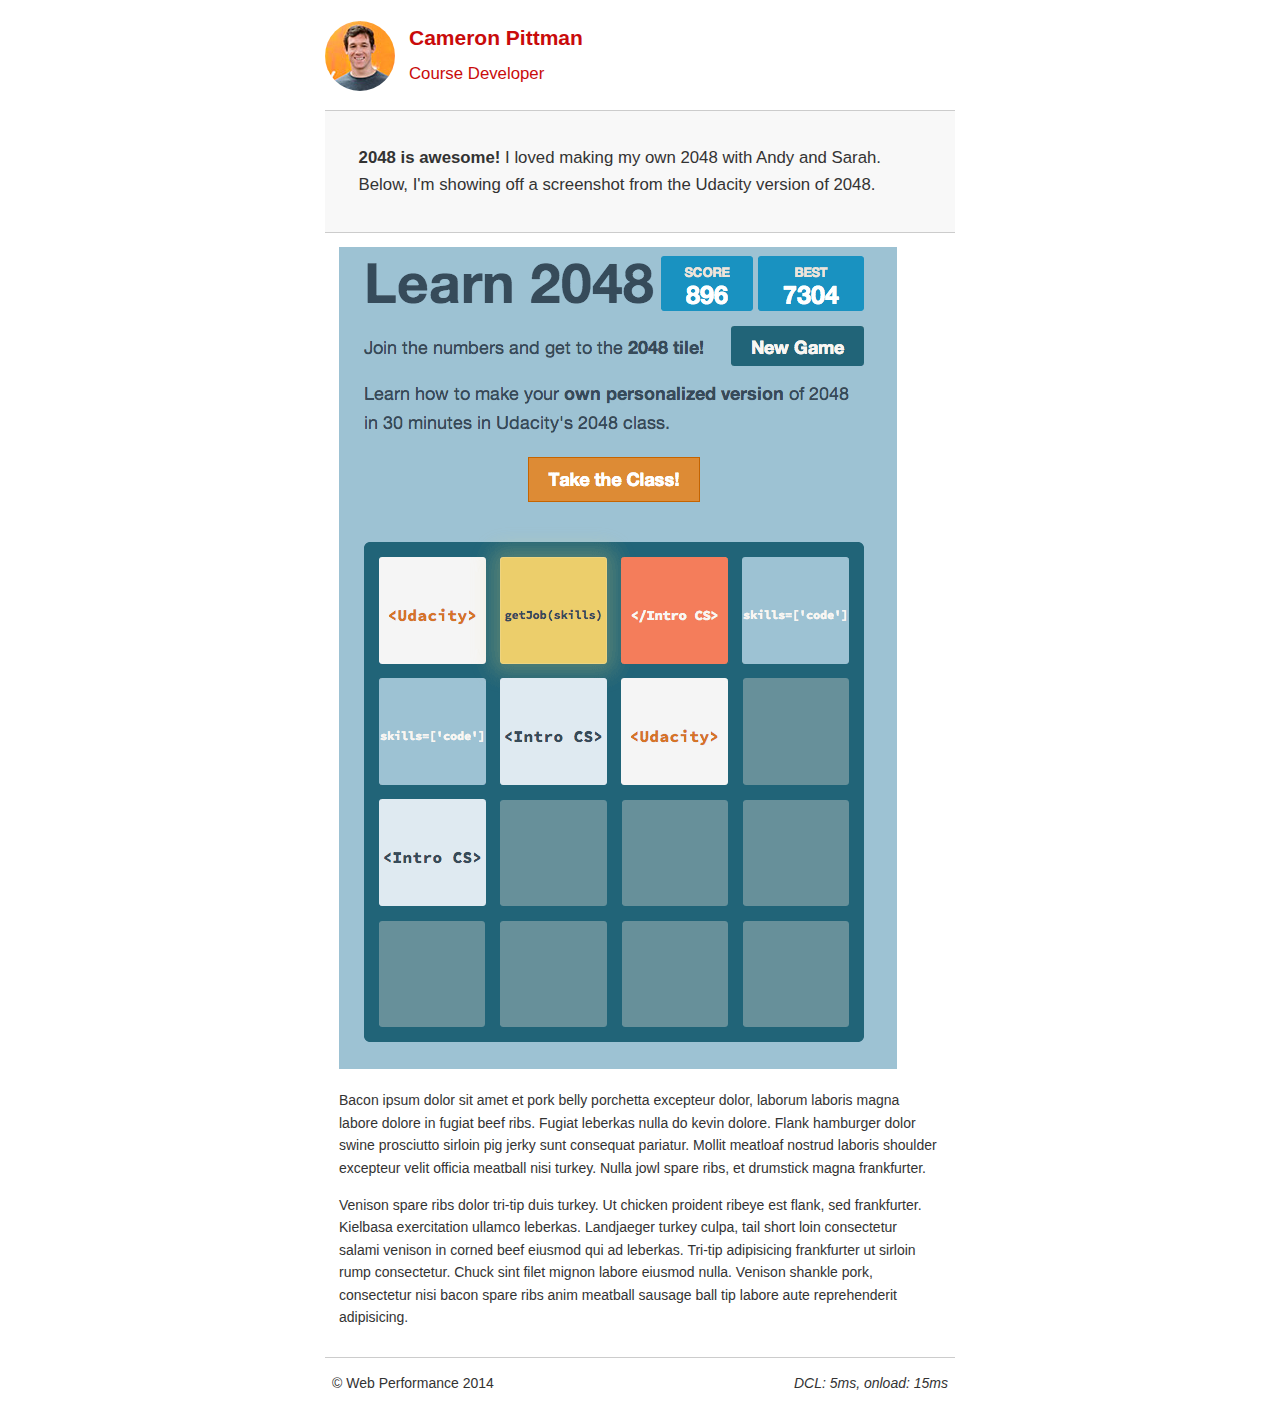
<file: project-2048.html>
<!DOCTYPE html>
<html lang="en">
  <head>
    <meta charset="utf-8">
    <meta name="viewport" content="width=device-width, initial-scale=1">
    <meta name="description" content=" FILL ME IN ">
    <meta name="author" content=" FILL ME IN ">
    <title>Cameron Pittman: Portfolio</title>

    <style>
    .hero,footer{border-top:1px solid #ccc}footer span,li p{font-style:italic}html{font-size:100%;overflow-y:scroll;-webkit-tap-highlight-color:transparent;-ms-text-size-adjust:100%;-webkit-text-size-adjust:none}body{margin:0;font-size:14px;line-height:1.61;font-weight:400;background:#fff}b,header p,strong{font-weight:700}body,button,input,select,textarea{font-family:'Open Sans',sans-serif;color:#333}a{color:#12C}a:visited{color:#61C}a:focus{outline:dotted thin}a:active,a:hover{color:#c00;outline:0}code,pre{font-family:monospace,monospace;font-size:1em}ol,ul{margin:1em 0;padding:0 0 0 20px}img{border:0;max-width:100%}.container,footer,header{max-width:45em;margin:0 auto}header{padding:0 .5em;color:#C90B0B}header img{border-radius:40px;float:left}header p{font-size:1.5em;padding-left:4em}header p span{font-size:.8em;font-weight:400}.hero{padding:2em;background-color:#f8f8f8;font-size:1.2em;border-bottom:1px solid #ccc}.content{padding:1em}.content li{list-style-type:none;font-size:1.1em}li img{float:left;padding-right:1em}li p{font-size:.9em}footer{padding:0 .5em}footer span{float:right}@media only screen and (max-width:480px){body{font-size:12px}header p{padding-left:4.5em}}
    </style>
    <link href="css/print.css" rel="stylesheet" media="print">

  </head>

  <body>
    <header>
      <a href="/"><img src="img/profilepic.jpg"></a>
      <p>Cameron Pittman<br><span>Course Developer</span></p>
    </header>

    <div class="container">
      <div class="hero">
        <strong>2048 is awesome!</strong> I loved making my own 2048 with Andy and Sarah. Below, I'm showing off a screenshot from the Udacity version of 2048.
      </div>

      <div class="content">

        <img class="img-responsive" src="img/2048.png">

        <p>Bacon ipsum dolor sit amet et pork belly porchetta excepteur dolor, laborum laboris magna labore dolore in fugiat beef ribs. Fugiat leberkas nulla do kevin dolore. Flank hamburger dolor swine prosciutto sirloin pig jerky sunt consequat pariatur. Mollit meatloaf nostrud laboris shoulder excepteur velit officia meatball nisi turkey. Nulla jowl spare ribs, et drumstick magna frankfurter.</p>

        <p>Venison spare ribs dolor tri-tip duis turkey. Ut chicken proident ribeye est flank, sed frankfurter. Kielbasa exercitation ullamco leberkas. Landjaeger turkey culpa, tail short loin consectetur salami venison in corned beef eiusmod qui ad leberkas. Tri-tip adipisicing frankfurter ut sirloin rump consectetur. Chuck sint filet mignon labore eiusmod nulla. Venison shankle pork, consectetur nisi bacon spare ribs anim meatball sausage ball tip labore aute reprehenderit adipisicing.</p>

    </div>

    <footer>
      <p>&copy; Web Performance 2014 <span id="crp-stats"></span></p>
    </footer>

    <script async>
      (function(w,g){w['GoogleAnalyticsObject']=g;
      w[g]=w[g]||function(){(w[g].q=w[g].q||[]).push(arguments)};w[g].l=1*new Date();})(window,'ga');

      // Optional TODO: replace with your Google Analytics profile ID.
      ga('create', 'UA-XXXX-Y');
      ga('send', 'pageview');
    </script>
    <script async src="http://www.google-analytics.com/analytics.js"></script>
    <script async src="js/perfmatters.min.js"></script>

  </body>
</html>
</file>
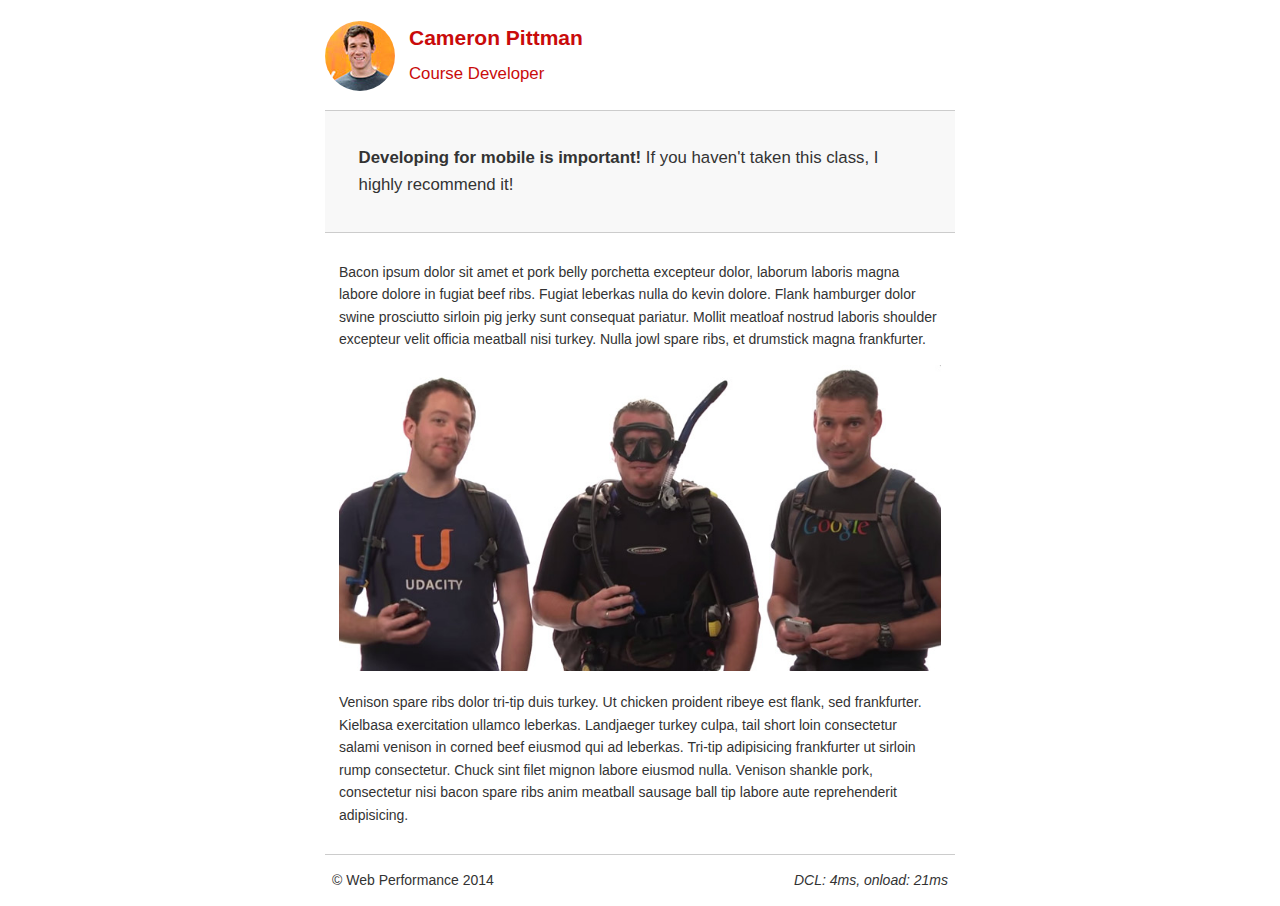
<file: project-mobile.html>
<!DOCTYPE html>
<html lang="en">
  <head>
    <meta charset="utf-8">
    <meta name="viewport" content="width=device-width, initial-scale=1">
    <meta name="description" content=" FILL ME IN ">
    <meta name="author" content=" FILL ME IN ">
    <title>Cameron Pitman: Portfolio</title>

    <style>
    .hero,footer{border-top:1px solid #ccc}footer span,li p{font-style:italic}html{font-size:100%;overflow-y:scroll;-webkit-tap-highlight-color:transparent;-ms-text-size-adjust:100%;-webkit-text-size-adjust:none}body{margin:0;font-size:14px;line-height:1.61;font-weight:400;background:#fff}b,header p,strong{font-weight:700}body,button,input,select,textarea{font-family:'Open Sans',sans-serif;color:#333}a{color:#12C}a:visited{color:#61C}a:focus{outline:dotted thin}a:active,a:hover{color:#c00;outline:0}code,pre{font-family:monospace,monospace;font-size:1em}ol,ul{margin:1em 0;padding:0 0 0 20px}img{border:0;max-width:100%}.container,footer,header{max-width:45em;margin:0 auto}header{padding:0 .5em;color:#C90B0B}header img{border-radius:40px;float:left}header p{font-size:1.5em;padding-left:4em}header p span{font-size:.8em;font-weight:400}.hero{padding:2em;background-color:#f8f8f8;font-size:1.2em;border-bottom:1px solid #ccc}.content{padding:1em}.content li{list-style-type:none;font-size:1.1em}li img{float:left;padding-right:1em}li p{font-size:.9em}footer{padding:0 .5em}footer span{float:right}@media only screen and (max-width:480px){body{font-size:12px}header p{padding-left:4.5em}}
    </style>
    <link href="css/print.css" rel="stylesheet" media="print">

  </head>

  <body>
    <header>
      <a href="/"><img src="img/profilepic.jpg"></a>
      <p>Cameron Pittman<br><span>Course Developer</span></p>
    </header>

    <div class="container">
      <div class="hero">
        <strong>Developing for mobile is important!</strong> If you haven't taken this class, I highly recommend it!
      </div>

      <div class="content">

        <p>Bacon ipsum dolor sit amet et pork belly porchetta excepteur dolor, laborum laboris magna labore dolore in fugiat beef ribs. Fugiat leberkas nulla do kevin dolore. Flank hamburger dolor swine prosciutto sirloin pig jerky sunt consequat pariatur. Mollit meatloaf nostrud laboris shoulder excepteur velit officia meatball nisi turkey. Nulla jowl spare ribs, et drumstick magna frankfurter.</p>

        <img src="img/mobilewebdev.jpg">

        <p>Venison spare ribs dolor tri-tip duis turkey. Ut chicken proident ribeye est flank, sed frankfurter. Kielbasa exercitation ullamco leberkas. Landjaeger turkey culpa, tail short loin consectetur salami venison in corned beef eiusmod qui ad leberkas. Tri-tip adipisicing frankfurter ut sirloin rump consectetur. Chuck sint filet mignon labore eiusmod nulla. Venison shankle pork, consectetur nisi bacon spare ribs anim meatball sausage ball tip labore aute reprehenderit adipisicing.</p>

    </div>

    <footer>
      <p>&copy; Web Performance 2014 <span id="crp-stats"></span></p>
    </footer>

    <script async>
      (function(w,g){w['GoogleAnalyticsObject']=g;
      w[g]=w[g]||function(){(w[g].q=w[g].q||[]).push(arguments)};w[g].l=1*new Date();})(window,'ga');

      // Optional TODO: replace with your Google Analytics profile ID.
      ga('create', 'UA-XXXX-Y');
      ga('send', 'pageview');
    </script>
    <script async src="http://www.google-analytics.com/analytics.js"></script>
    <script async src="js/perfmatters.min.js"></script>

  </body>
</html>
</file>
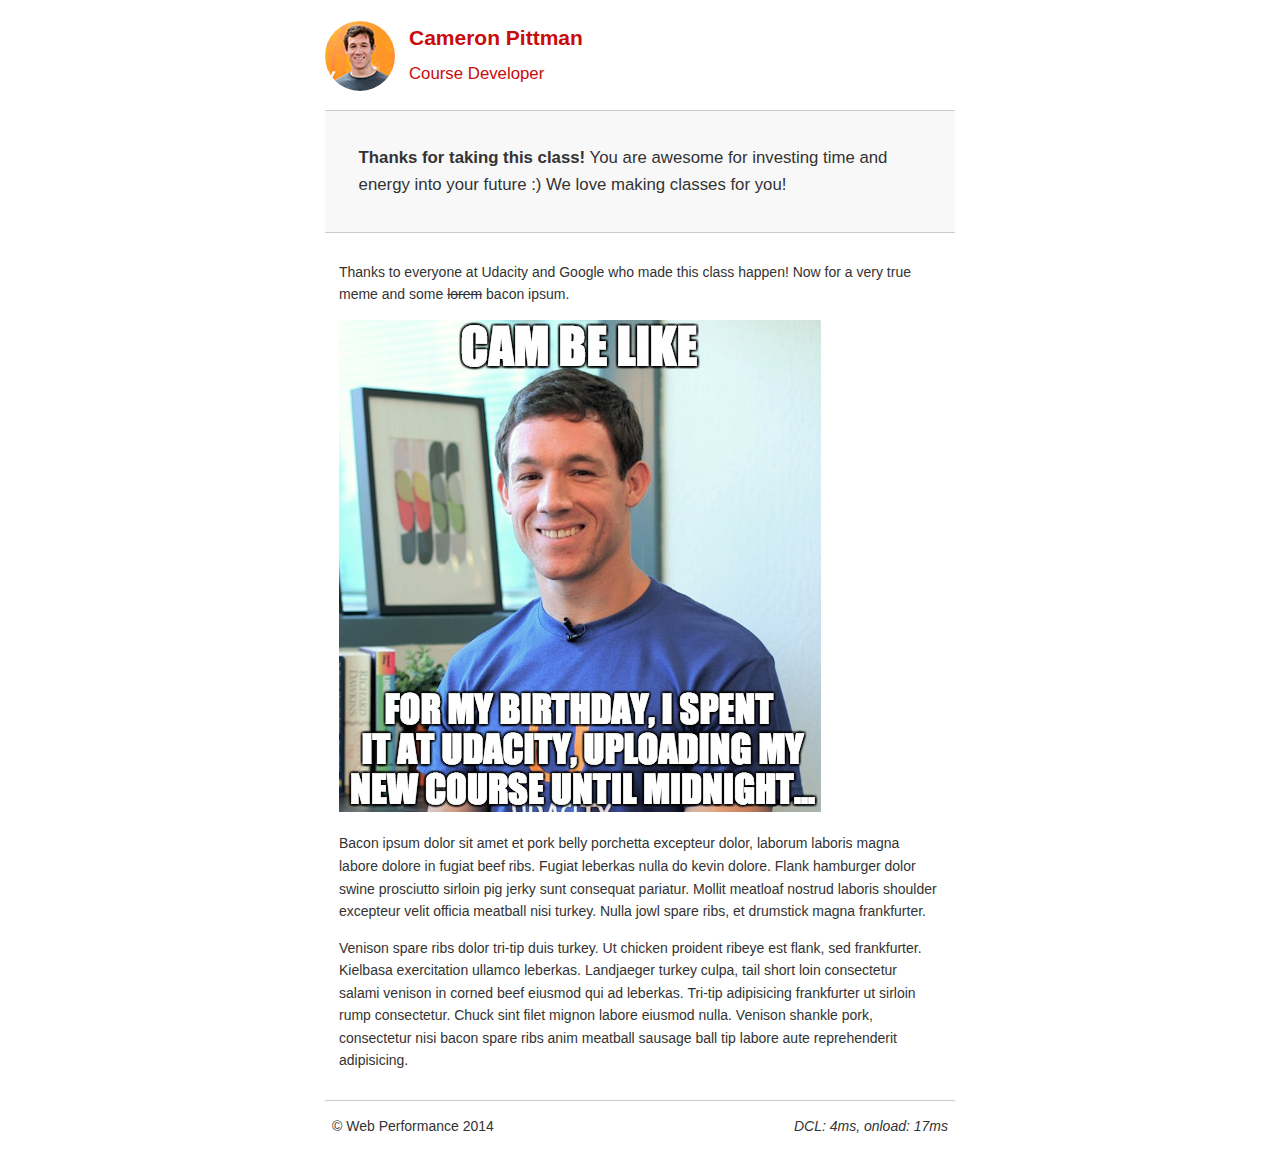
<file: project-webperf.html>
<!DOCTYPE html>
<html lang="en">
  <head>
    <meta charset="utf-8">
    <meta name="viewport" content="width=device-width, initial-scale=1">
    <meta name="description" content=" FILL ME IN ">
    <meta name="author" content=" FILL ME IN ">
    <title>Cameron Pittman: Portfolio</title>

    <style>
    .hero,footer{border-top:1px solid #ccc}footer span,li p{font-style:italic}html{font-size:100%;overflow-y:scroll;-webkit-tap-highlight-color:transparent;-ms-text-size-adjust:100%;-webkit-text-size-adjust:none}body{margin:0;font-size:14px;line-height:1.61;font-weight:400;background:#fff}b,header p,strong{font-weight:700}body,button,input,select,textarea{font-family:'Open Sans',sans-serif;color:#333}a{color:#12C}a:visited{color:#61C}a:focus{outline:dotted thin}a:active,a:hover{color:#c00;outline:0}code,pre{font-family:monospace,monospace;font-size:1em}ol,ul{margin:1em 0;padding:0 0 0 20px}img{border:0;max-width:100%}.container,footer,header{max-width:45em;margin:0 auto}header{padding:0 .5em;color:#C90B0B}header img{border-radius:40px;float:left}header p{font-size:1.5em;padding-left:4em}header p span{font-size:.8em;font-weight:400}.hero{padding:2em;background-color:#f8f8f8;font-size:1.2em;border-bottom:1px solid #ccc}.content{padding:1em}.content li{list-style-type:none;font-size:1.1em}li img{float:left;padding-right:1em}li p{font-size:.9em}footer{padding:0 .5em}footer span{float:right}@media only screen and (max-width:480px){body{font-size:12px}header p{padding-left:4.5em}}
    </style>
    <link href="css/print.css" rel="stylesheet" media="print">

  </head>

  <body>
    <header>
      <a href="/"><img src="img/profilepic.jpg"></a>
      <p>Cameron Pittman<br><span>Course Developer</span></p>
    </header>

    <div class="container">
      <div class="hero">
        <strong>Thanks for taking this class!</strong> You are awesome for investing time and energy into your future :) We love making classes for you!
      </div>

      <div class="content">

        <p>Thanks to everyone at Udacity and Google who made this class happen! Now for a very true meme and some <strike>lorem</strike> bacon ipsum.</p>

        <img src="img/cam_be_like.jpg">

        <p>Bacon ipsum dolor sit amet et pork belly porchetta excepteur dolor, laborum laboris magna labore dolore in fugiat beef ribs. Fugiat leberkas nulla do kevin dolore. Flank hamburger dolor swine prosciutto sirloin pig jerky sunt consequat pariatur. Mollit meatloaf nostrud laboris shoulder excepteur velit officia meatball nisi turkey. Nulla jowl spare ribs, et drumstick magna frankfurter.</p>

        <p>Venison spare ribs dolor tri-tip duis turkey. Ut chicken proident ribeye est flank, sed frankfurter. Kielbasa exercitation ullamco leberkas. Landjaeger turkey culpa, tail short loin consectetur salami venison in corned beef eiusmod qui ad leberkas. Tri-tip adipisicing frankfurter ut sirloin rump consectetur. Chuck sint filet mignon labore eiusmod nulla. Venison shankle pork, consectetur nisi bacon spare ribs anim meatball sausage ball tip labore aute reprehenderit adipisicing.</p>

    </div>

    <footer>
      <p>&copy; Web Performance 2014 <span id="crp-stats"></span></p>
    </footer>

    <script async>
      (function(w,g){w['GoogleAnalyticsObject']=g;
      w[g]=w[g]||function(){(w[g].q=w[g].q||[]).push(arguments)};w[g].l=1*new Date();})(window,'ga');

      // Optional TODO: replace with your Google Analytics profile ID.
      ga('create', 'UA-XXXX-Y');
      ga('send', 'pageview');
    </script>
    <script async src="http://www.google-analytics.com/analytics.js"></script>
    <script async src="js/perfmatters.min.js"></script>

  </body>
</html>
</file>
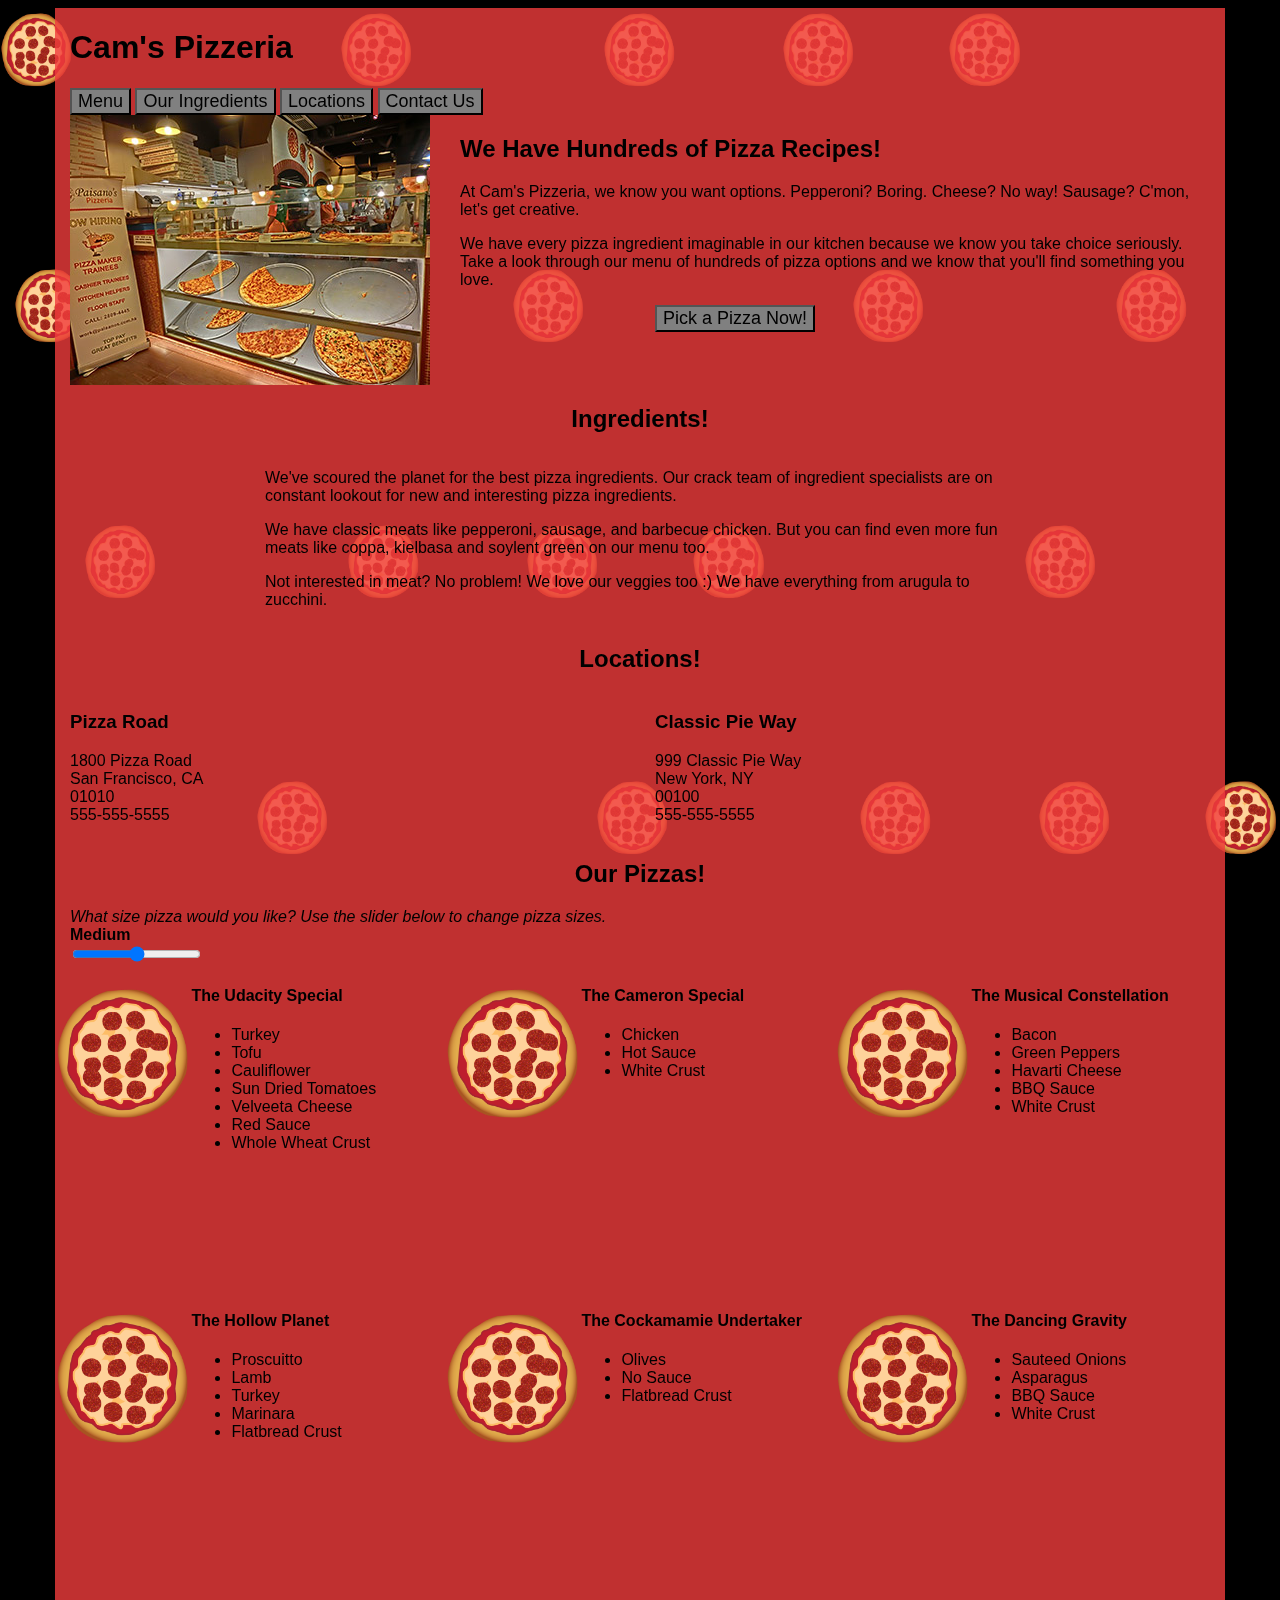
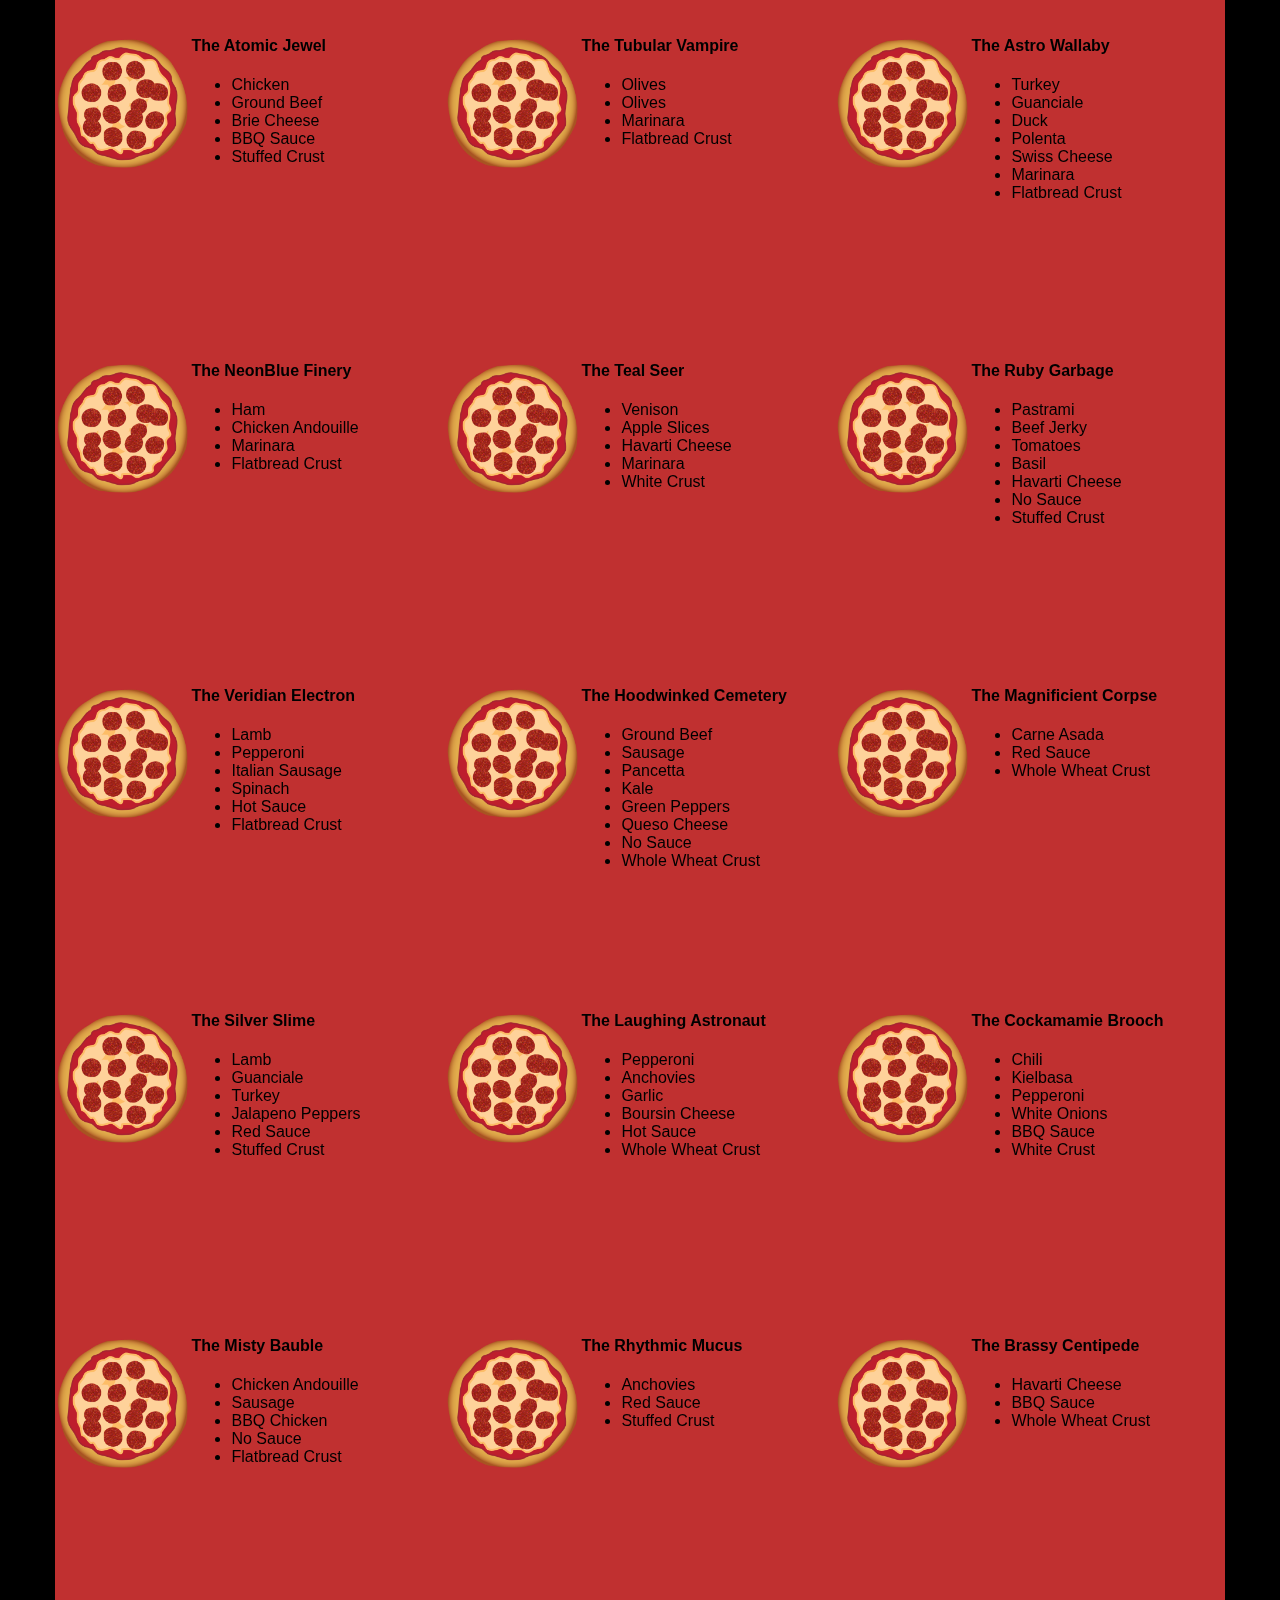
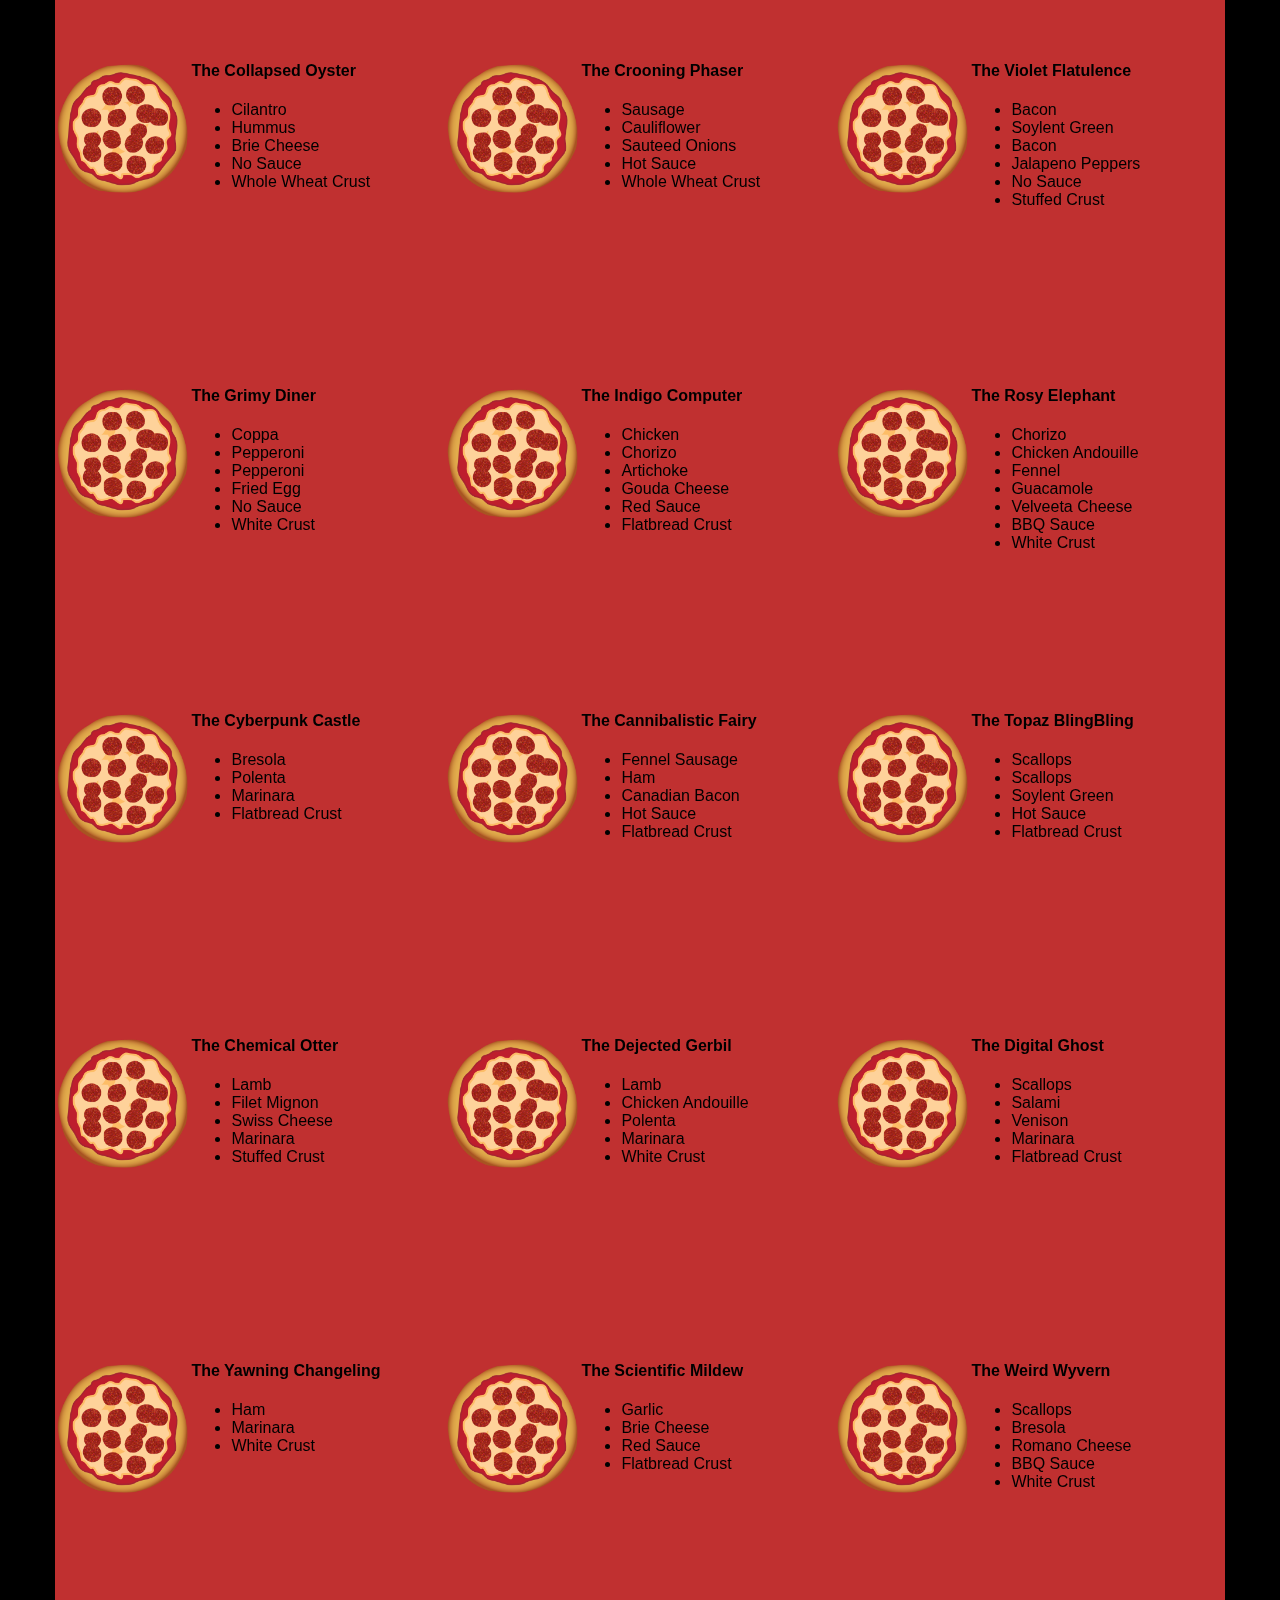
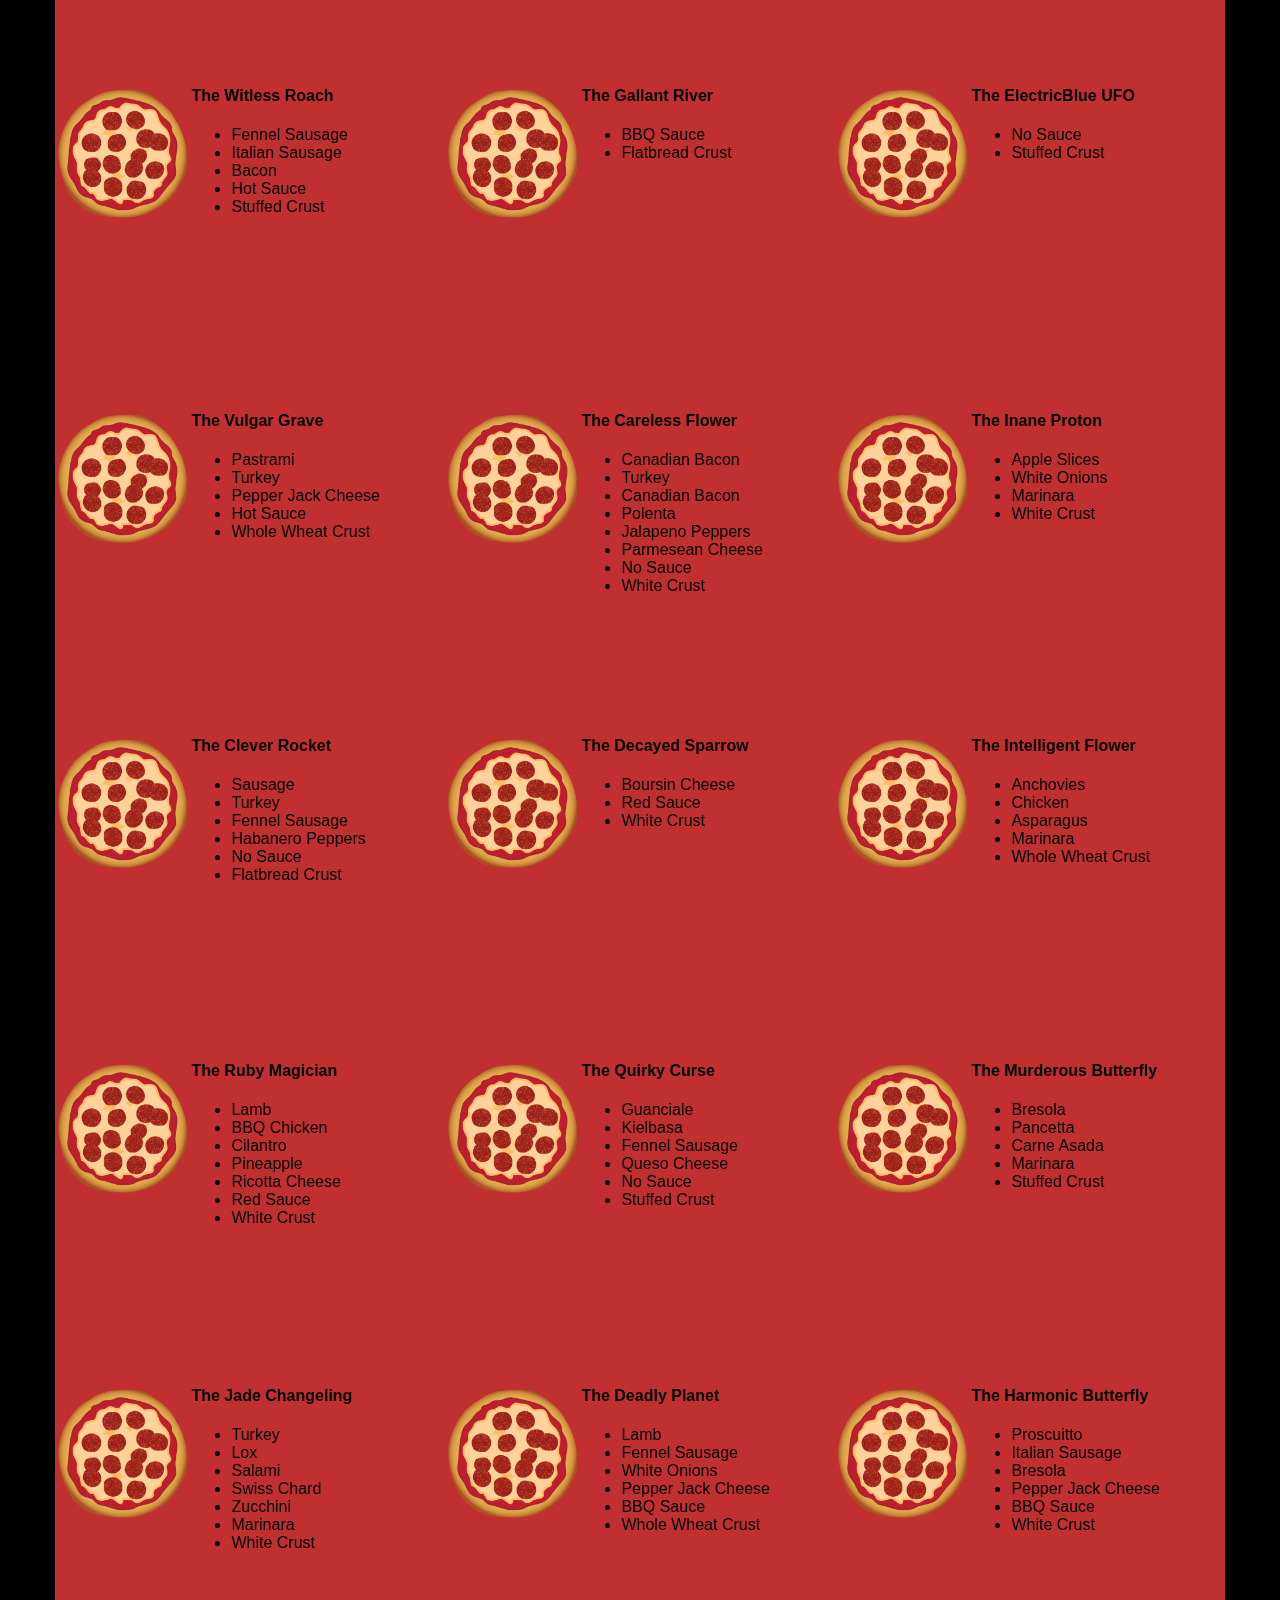
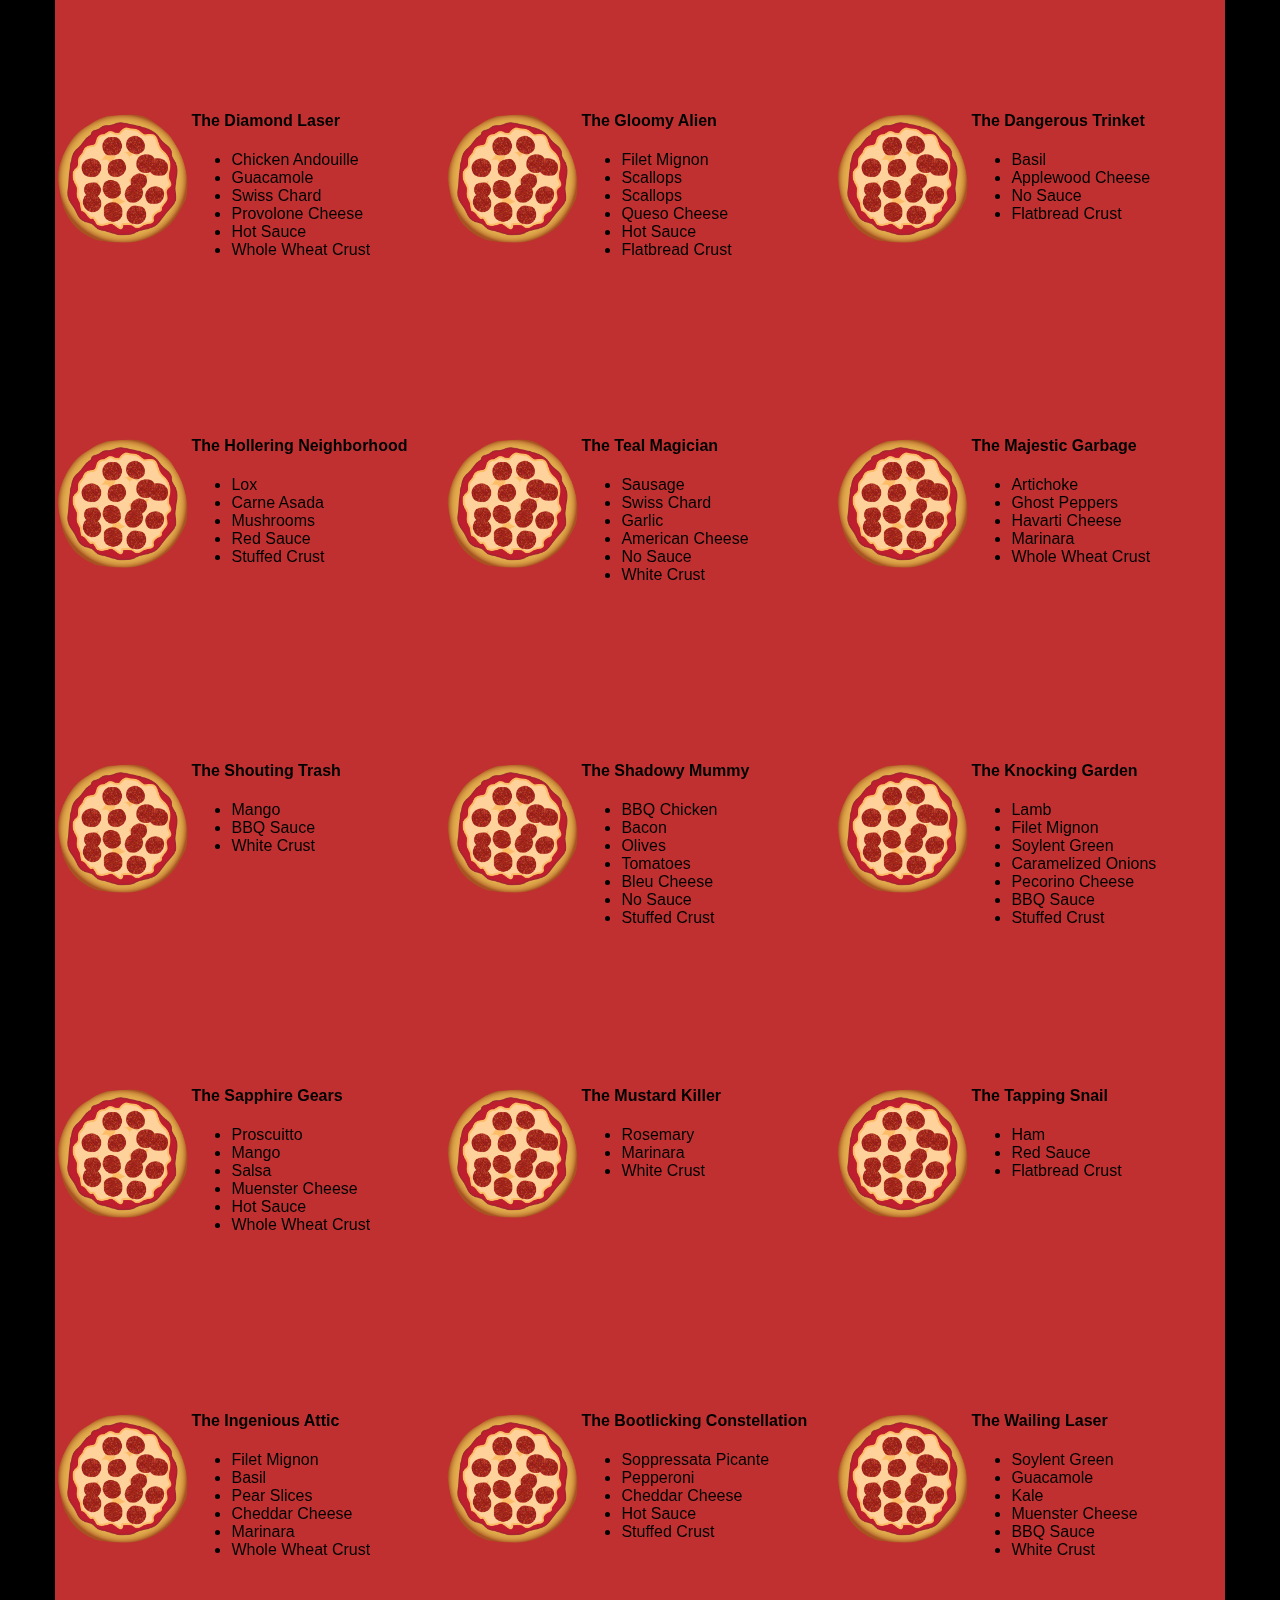
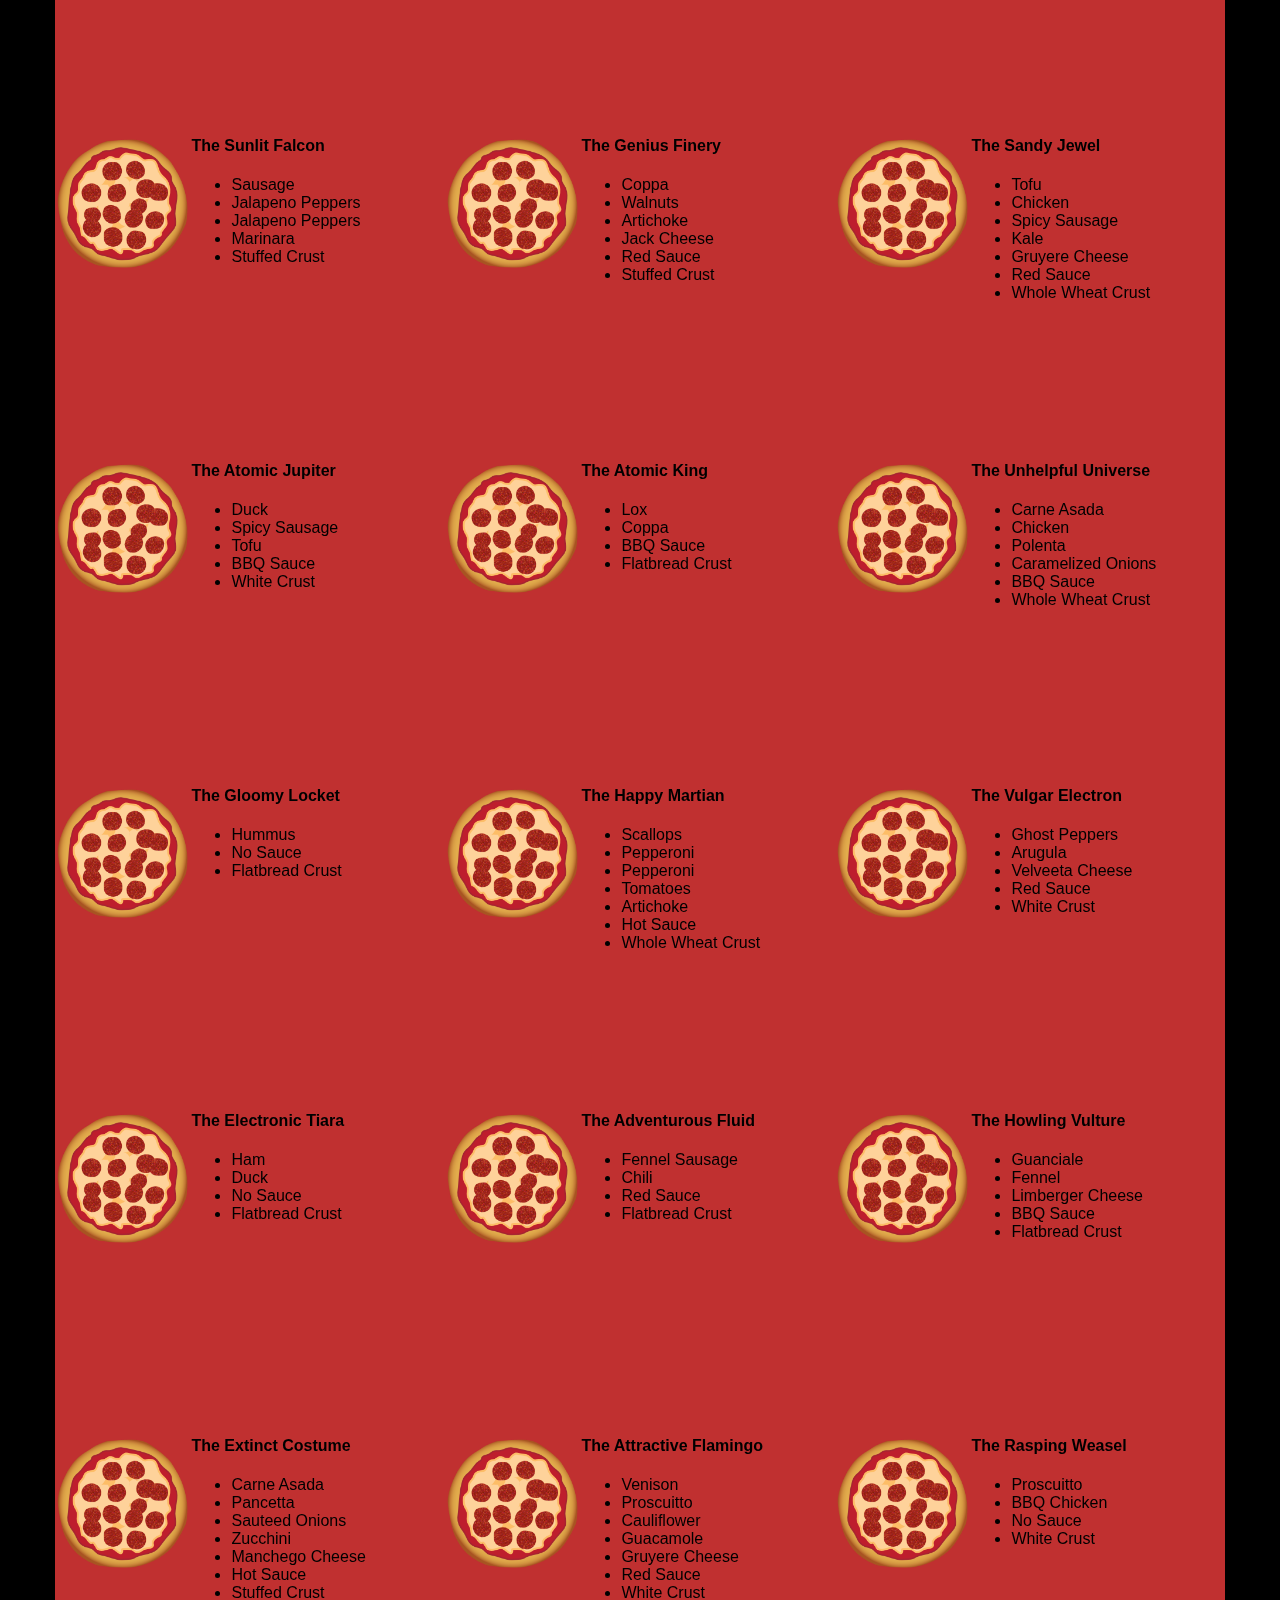
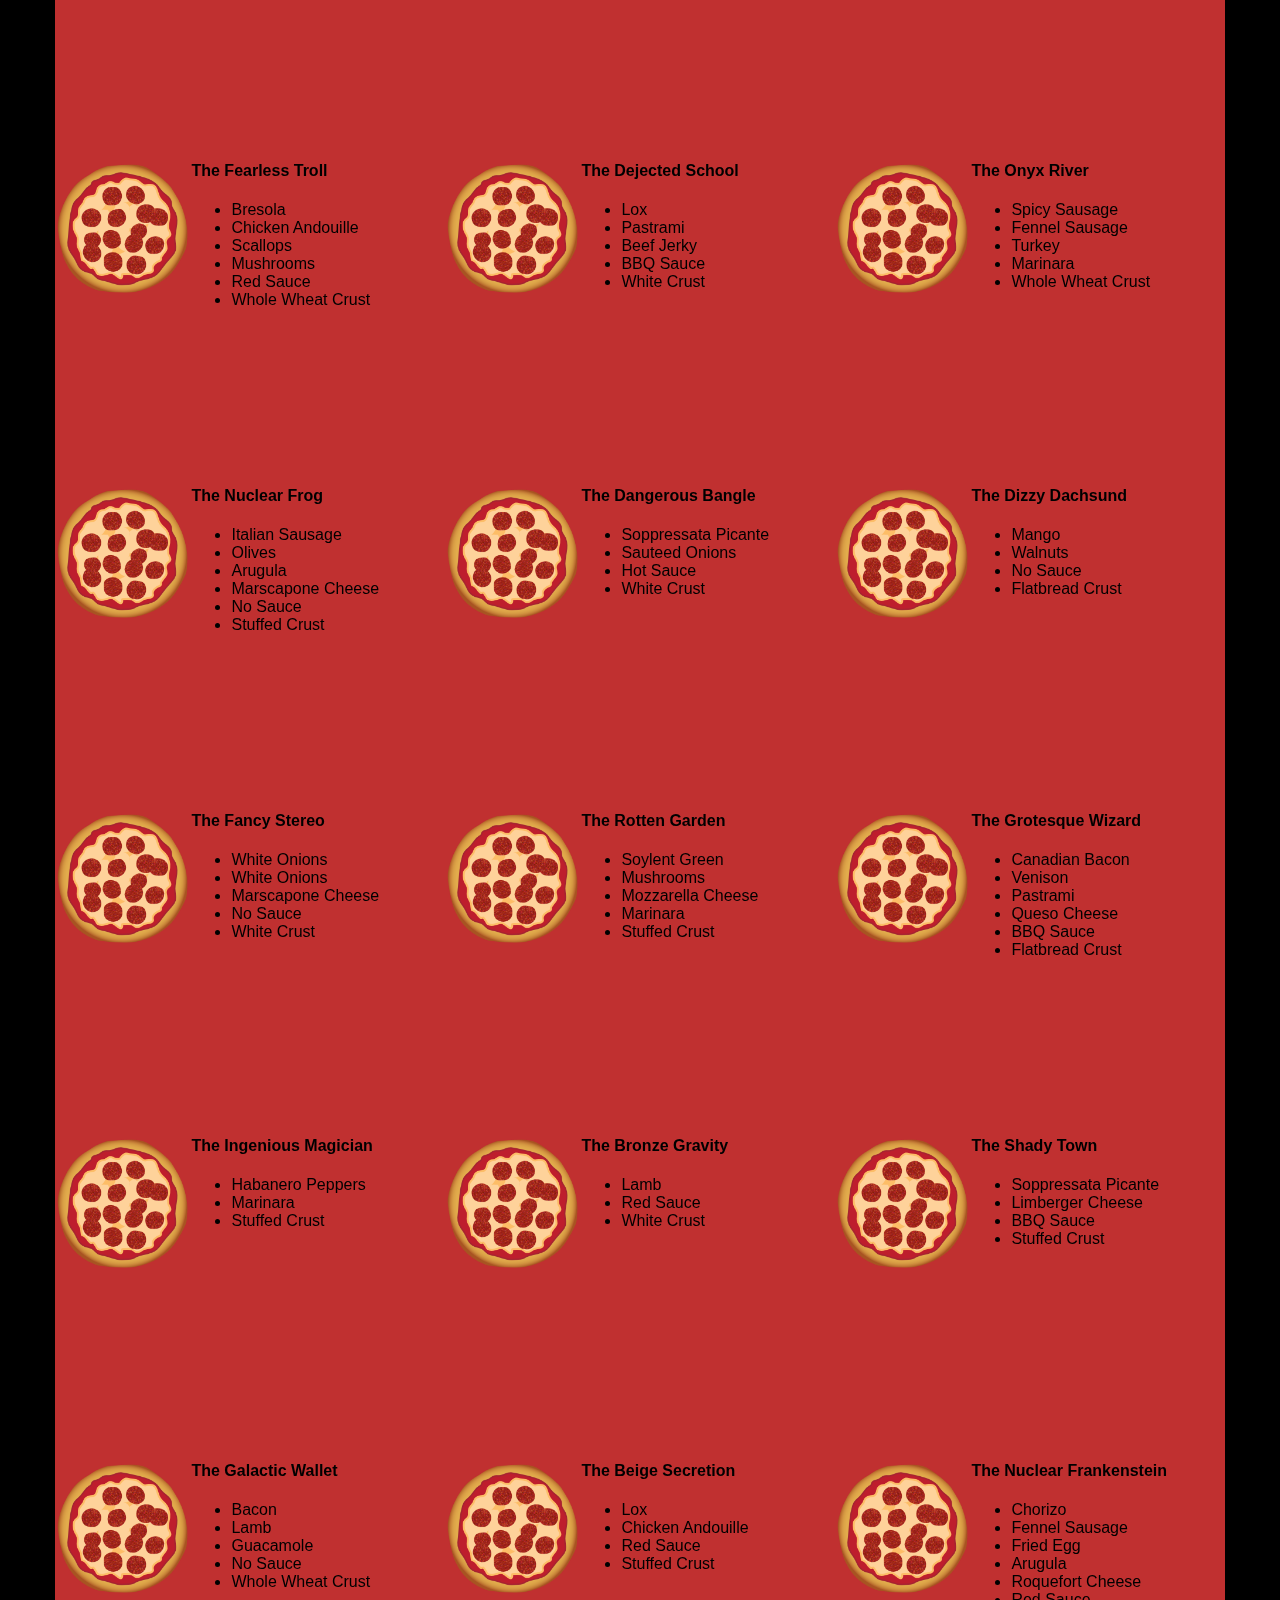
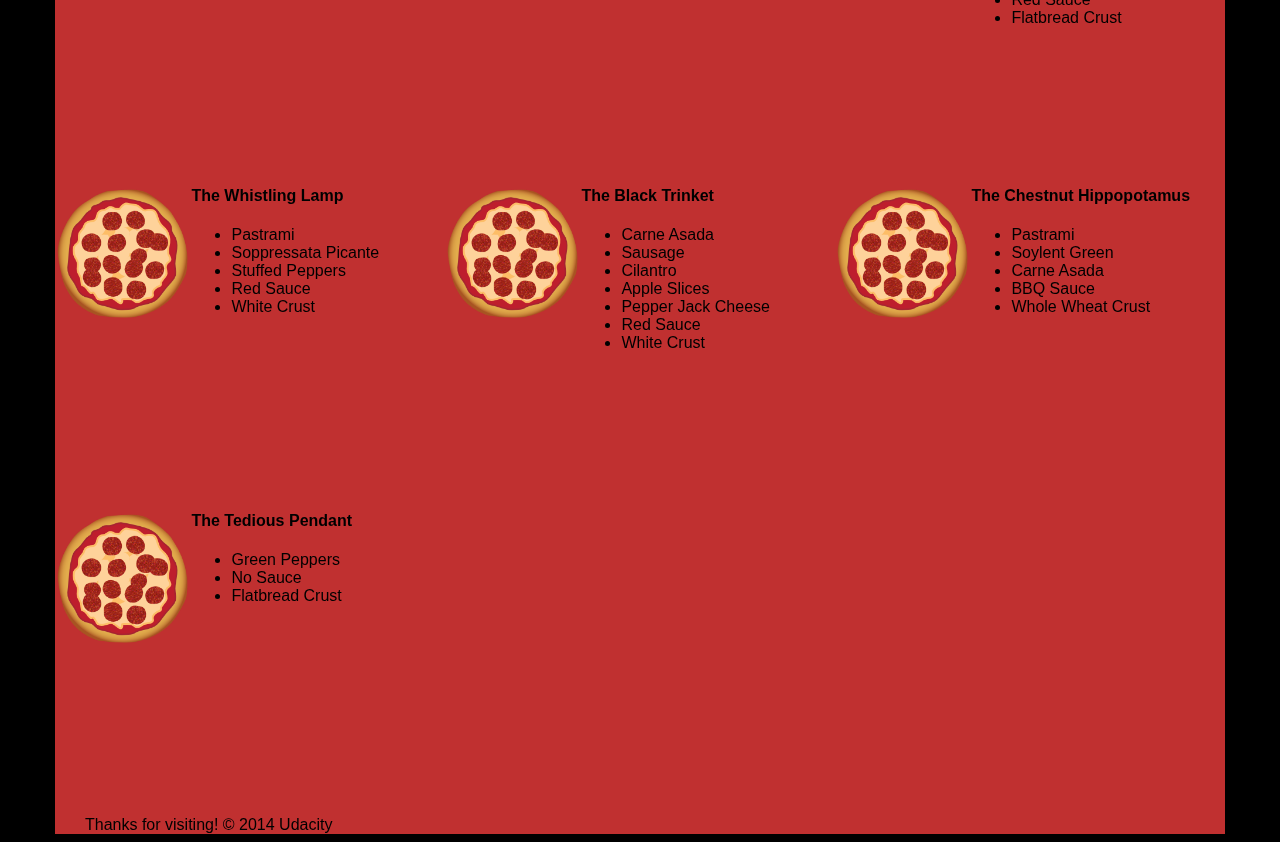
<file: views/pizza.html>
<!DOCTYPE HTML>
<html>
<head>
  <link rel="stylesheet" href="css/style.css">
  <link rel="stylesheet" href="css/bootstrap-grid.css">
</head>

<body>
  <div class="container">
    <div id="header" class="row">
      <div class="col-md-6">
        <div class="row">
          <div class="col-md-12">
            <h1>Cam's Pizzeria</h1>
            <div class="row">
              <div id="menu" class="col-md-12">
                <form action="#randomPizzas">
                  <input type="submit" value="Menu">
                </form>
                <form action="#ingredients">
                  <input type="submit" value="Our Ingredients">
                </form>
                <form action="#locations">
                  <input type="submit" value="Locations">
                </form>
                <form action="#" onsubmit="alert('Thanks for clicking! This button doesn\'t do anything because this is a fake pizzeria :\)')">
                  <input type="submit" value="Contact Us">
                </form>
              </div>
            </div>
          </div>
        </div>
      </div>
      <div id="movingPizzas1" class="col-md-6">
      </div>
    </div>
    <div id="callToAction" class="row">
      <div class="col-md-4">
        <img src="images/pizzeria.jpg" class="img-responsive"> <!-- Image credit to: http://commons.wikimedia.org/wiki/File:HK_TST_night_%E5%98%89%E8%98%AD%E9%81%93_Granville_Road_restaurant_Paisano's_Pizzeria_pizza_Dec-2013.JPG -->
      </div>
      <div class="col-md-8">
        <div class="row">
          <div class="col-md-12">
            <h2>We Have Hundreds of Pizza Recipes!</h2>
            <p>At Cam's Pizzeria, we know you want options. Pepperoni? Boring. Cheese? No way! Sausage? C'mon, let's get creative.</p>

            <p>We have every pizza ingredient imaginable in our kitchen because we know you take choice seriously. Take a look through our menu of hundreds of pizza options and we know that you'll find something you love.</p>
          </div>
        </div>
        <div class="row">
          <div class="col-md-6 col-md-push-3">
            <form action="#randomPizzas">
              <input type="submit" value="Pick a Pizza Now!">
            </form>
          </div>
        </div>
      </div>
    </div>
    <div id="ingredients" class="row">
      <div class="col-md-8 col-md-push-2">
        <div class="row">
          <div class="col-md-12 centered">
            <h2>Ingredients!</h2>
          </div>
        </div>
        <div class="row">
          <div class="col-md-12">
            <p>We've scoured the planet for the best pizza ingredients. Our crack team of ingredient specialists are on constant lookout for new and interesting pizza ingredients.</p>

            <p>We have classic meats like pepperoni, sausage, and barbecue chicken. But you can find even more fun meats like coppa, kielbasa and soylent green on our menu too.</p>

            <p>Not interested in meat? No problem! We love our veggies too :) We have everything from arugula to zucchini.</p>
          </div>
        </div>
      </div>
    </div>
    <div id="locations" class="row">
      <div class="col-md-12">
        <h2 style="text-align: center">Locations!</h2>
        <div class="row">
          <div class="col-md-6">
            <h3>Pizza Road</h3>
            <p>1800 Pizza Road<br>San Francisco, CA<br>01010<br>555-555-5555</p>
          </div>
          <div class="col-md-6">
            <h3>Classic Pie Way</h3>
            <p>999 Classic Pie Way<br>New York, NY<br>00100<br>555-555-5555</p>
          </div>
        </div>
      </div>
    </div>
    <div id="pizzaGenerator" class="row">
      <div class="col-md-12">
        <h2 style="text-align: center">Our Pizzas!</h2>
        <div class="row">
          <div class="col-md-12">
            <em>What size pizza would you like? Use the slider below to change pizza sizes.</em>
          </div>
          <div id="pizzaSize" class="col-md-6">Medium</div>
          <div class="col-md-12">
            <input id="sizeSlider" type="range" min="1" max="3" value="2" step="1" onchange="resizePizzas(this.value)"></input>
          </div>
        </div>
        <div id="randomPizzas" class="row">
          <div id="pizza0" class="randomPizzaContainer" style="width:33.33%; height: 325px;">
            <div style="width:35%">
              <img src="images/pizza.png" class="img-responsive">
            </div>
            <div style="width:65%">
              <h4>The Udacity Special</h4>
              <ul>
                <li>Turkey</li>
                <li>Tofu</li>
                <li>Cauliflower</li>
                <li>Sun Dried Tomatoes</li>
                <li>Velveeta Cheese</li>
                <li>Red Sauce</li>
                <li>Whole Wheat Crust</li>
              </ul>
            </div>
          </div>
          <div id="pizza1" class="randomPizzaContainer" style="width:33.33%; height: 325px;">
            <div style="width:35%">
              <img src="images/pizza.png" class="img-responsive">
            </div>
            <div style="width:65%">
              <h4>The Cameron Special</h4>
              <ul>
                <li>Chicken</li>
                <li>Hot Sauce</li>
                <li>White Crust</li>
              </ul>
            </div>
          </div>
        </div>
      </div>
    </div>
    <div id="footer" class="col-md-12">Thanks for visiting! &copy; 2014 Udacity</div>
  </div>
  <script type="text/javascript" src="js/main.js"></script>
</body>

</html>
</html>
</file>
<file: css/print.css>
@media print { * { background: transparent !important; color: black !important; text-shadow: none !important; filter:none !important; -ms-filter: none !important; } a, a:visited { color: #444 !important; text-decoration: underline; } a[href]:after { content: " (" attr(href) ")"; } tr, img { page-break-inside: avoid; } img { max-width: 100% !important; } @page { margin: 0.5cm; } p, h2, h3 { orphans: 3; widows: 3; } h2, h3{ page-break-after: avoid; } }
</file>
<file: views/css/style.css>
/** {
  outline: 1px solid red !important;
}*/
* {
  -webkit-box-sizing: border-box;
  -moz-box-sizing: border-box;
  -box-sizing: border-box;
}

body {
  font-family: "Trebuchet MS", Helvetica, sans-serif;
  background: black;
}

input {
  background: grey;
  font-size: 18px;
}

form {
  display: inline-block;
}

.centered {
  text-align: center;
}

#pizzaSize {
  font-weight: 800;
}

.mover {
  position: fixed;
  width: 256px;
  z-index: -1;
}

.randomPizzaContainer {
  float: left;
  display: flex;
}

.randomPizzaContainer:after {
  content: "";
  display: table;
  clear:both;
}

 .container {
  background-color: rgba(240, 60, 60, 0.8);
}
</file>
